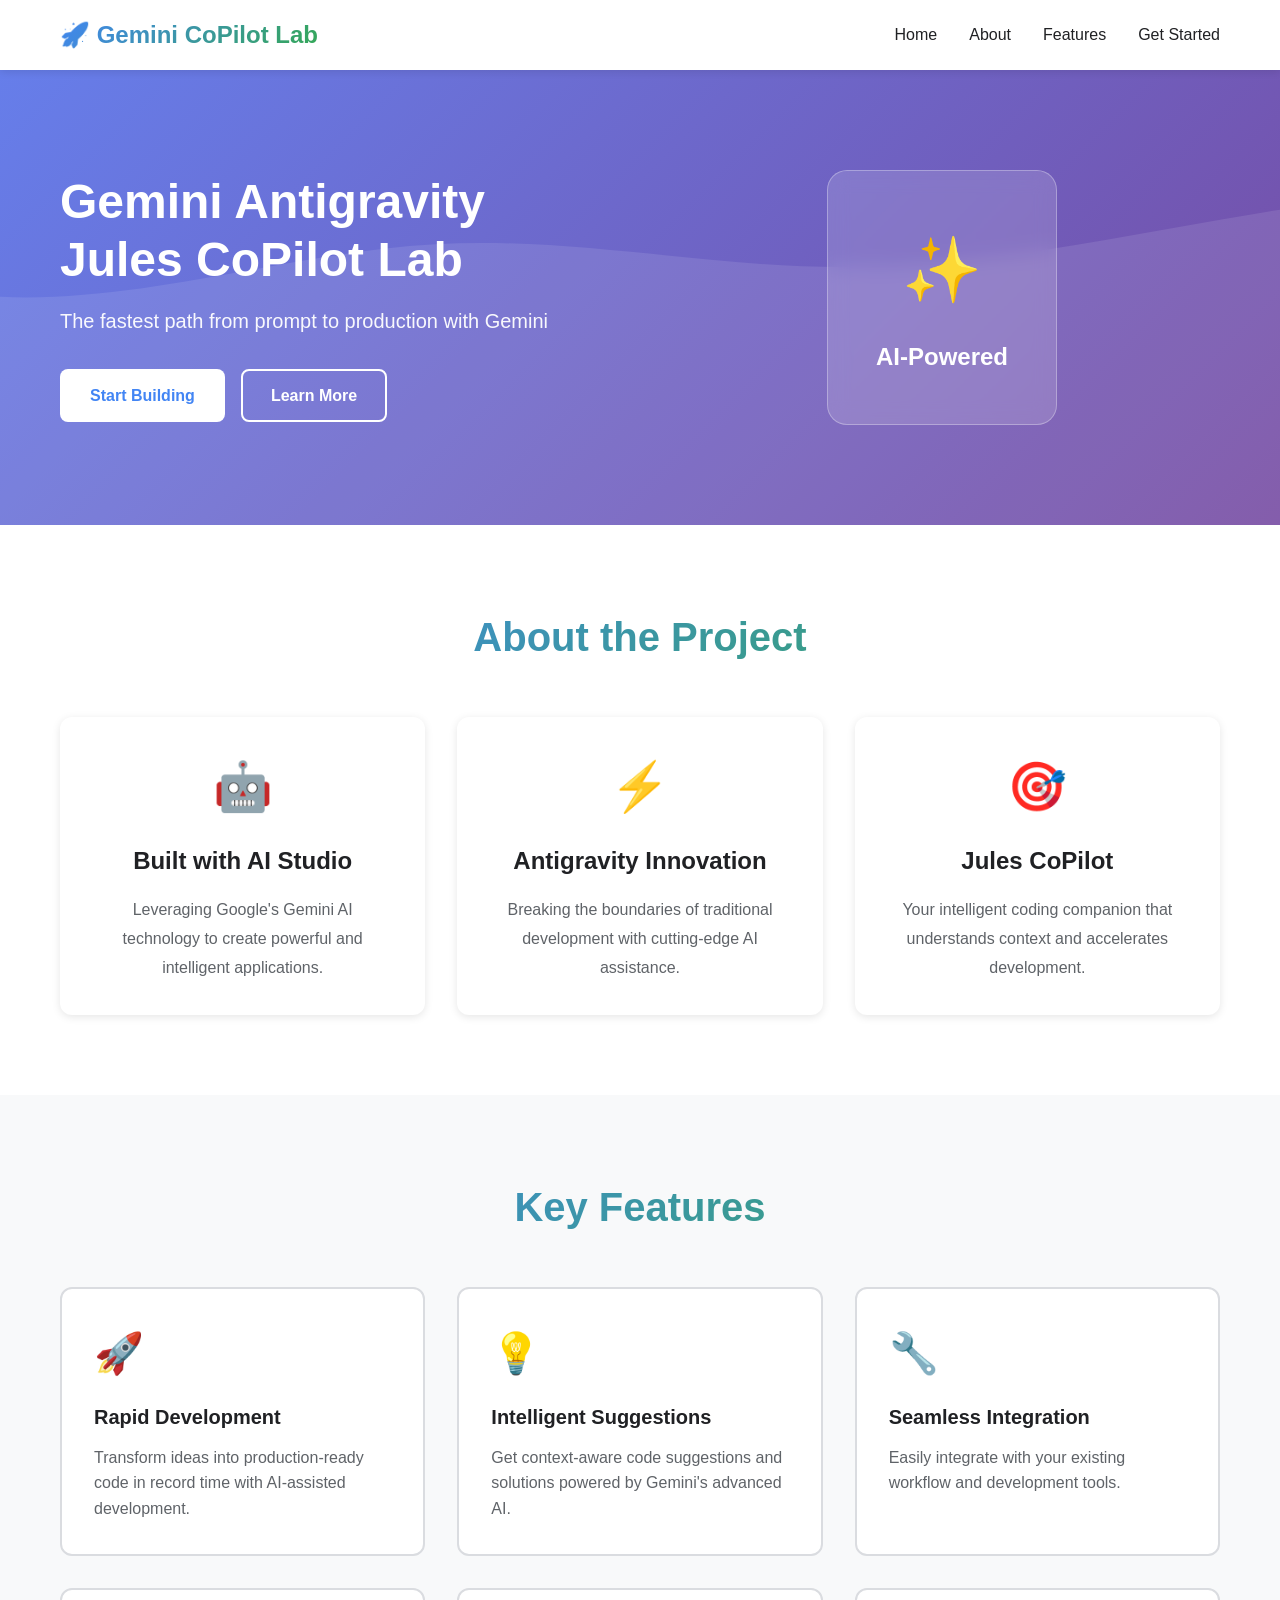
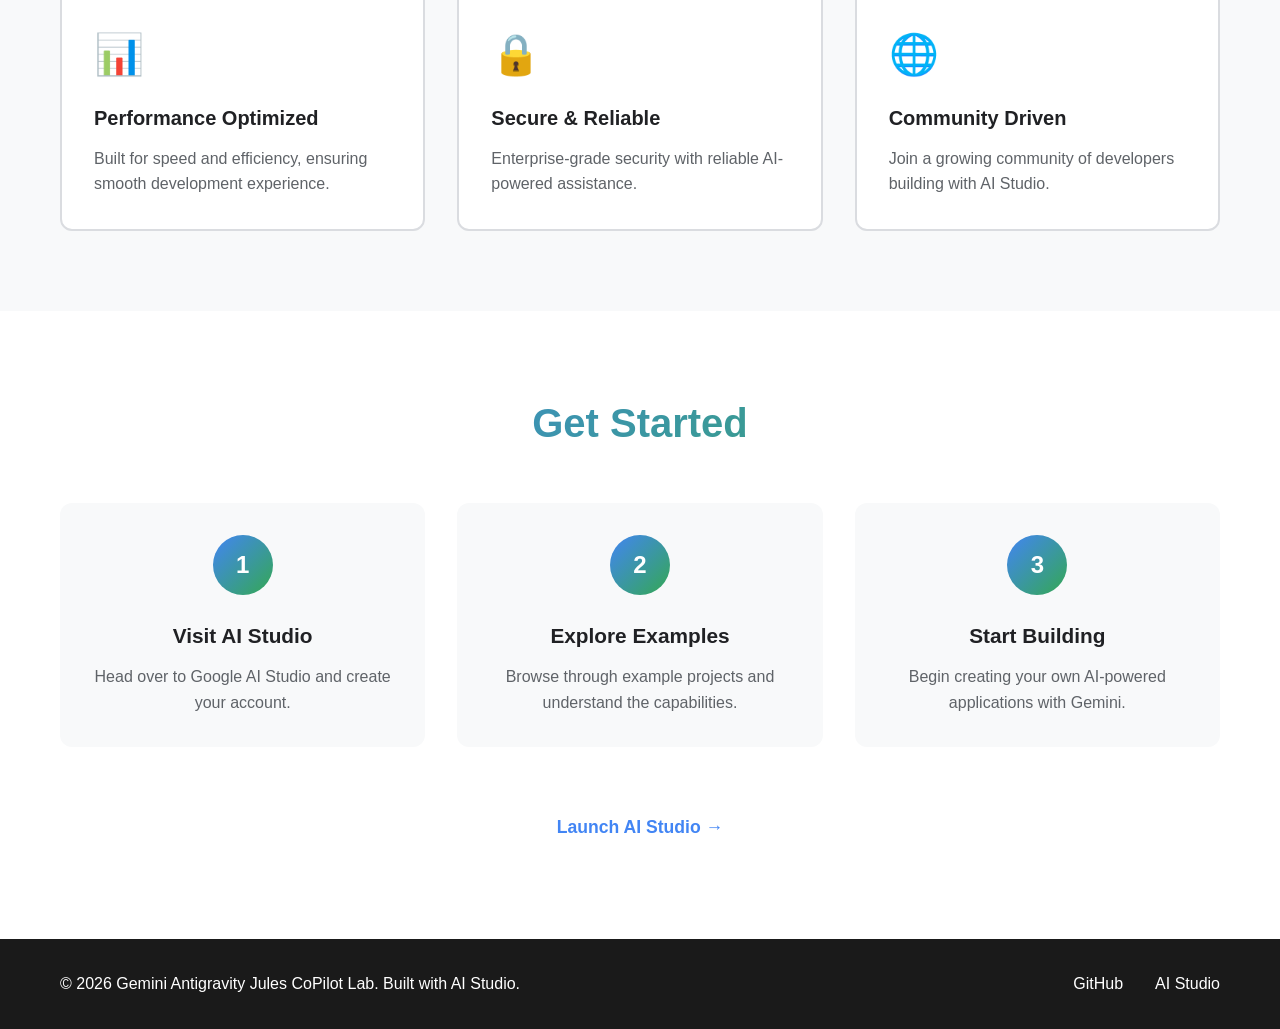
<file: index.html>
<!DOCTYPE html>
<html lang="en">
<head>
    <meta charset="UTF-8">
    <meta name="viewport" content="width=device-width, initial-scale=1.0">
    <meta name="description" content="Gemini Antigravity Jules CoPilot Lab - Built with AI Studio">
    <title>Gemini Antigravity Jules CoPilot Lab</title>
    <link rel="stylesheet" href="styles.css">
</head>
<body>
    <header>
        <nav class="navbar">
            <div class="container">
                <div class="logo">
                    <h1>🚀 Gemini CoPilot Lab</h1>
                </div>
                <ul class="nav-menu" id="navMenu">
                    <li><a href="#home" class="nav-link">Home</a></li>
                    <li><a href="#about" class="nav-link">About</a></li>
                    <li><a href="#features" class="nav-link">Features</a></li>
                    <li><a href="#get-started" class="nav-link">Get Started</a></li>
                </ul>
                <div class="hamburger" id="hamburger">
                    <span></span>
                    <span></span>
                    <span></span>
                </div>
            </div>
        </nav>
    </header>

    <main>
        <section id="home" class="hero">
            <div class="container">
                <div class="hero-content">
                    <h2 class="hero-title">Gemini Antigravity Jules CoPilot Lab</h2>
                    <p class="hero-subtitle">The fastest path from prompt to production with Gemini</p>
                    <div class="hero-buttons">
                        <a href="https://aistudio.google.com/apps" class="btn btn-primary" target="_blank">Start Building</a>
                        <a href="#about" class="btn btn-secondary">Learn More</a>
                    </div>
                </div>
                <div class="hero-image">
                    <div class="floating-card">
                        <span class="icon">✨</span>
                        <p>AI-Powered</p>
                    </div>
                </div>
            </div>
        </section>

        <section id="about" class="about">
            <div class="container">
                <h2 class="section-title">About the Project</h2>
                <div class="about-content">
                    <div class="about-card">
                        <div class="card-icon">🤖</div>
                        <h3>Built with AI Studio</h3>
                        <p>Leveraging Google's Gemini AI technology to create powerful and intelligent applications.</p>
                    </div>
                    <div class="about-card">
                        <div class="card-icon">⚡</div>
                        <h3>Antigravity Innovation</h3>
                        <p>Breaking the boundaries of traditional development with cutting-edge AI assistance.</p>
                    </div>
                    <div class="about-card">
                        <div class="card-icon">🎯</div>
                        <h3>Jules CoPilot</h3>
                        <p>Your intelligent coding companion that understands context and accelerates development.</p>
                    </div>
                </div>
            </div>
        </section>

        <section id="features" class="features">
            <div class="container">
                <h2 class="section-title">Key Features</h2>
                <div class="features-grid">
                    <div class="feature-item">
                        <div class="feature-icon">🚀</div>
                        <h3>Rapid Development</h3>
                        <p>Transform ideas into production-ready code in record time with AI-assisted development.</p>
                    </div>
                    <div class="feature-item">
                        <div class="feature-icon">💡</div>
                        <h3>Intelligent Suggestions</h3>
                        <p>Get context-aware code suggestions and solutions powered by Gemini's advanced AI.</p>
                    </div>
                    <div class="feature-item">
                        <div class="feature-icon">🔧</div>
                        <h3>Seamless Integration</h3>
                        <p>Easily integrate with your existing workflow and development tools.</p>
                    </div>
                    <div class="feature-item">
                        <div class="feature-icon">📊</div>
                        <h3>Performance Optimized</h3>
                        <p>Built for speed and efficiency, ensuring smooth development experience.</p>
                    </div>
                    <div class="feature-item">
                        <div class="feature-icon">🔒</div>
                        <h3>Secure & Reliable</h3>
                        <p>Enterprise-grade security with reliable AI-powered assistance.</p>
                    </div>
                    <div class="feature-item">
                        <div class="feature-icon">🌐</div>
                        <h3>Community Driven</h3>
                        <p>Join a growing community of developers building with AI Studio.</p>
                    </div>
                </div>
            </div>
        </section>

        <section id="get-started" class="get-started">
            <div class="container">
                <h2 class="section-title">Get Started</h2>
                <div class="steps">
                    <div class="step">
                        <div class="step-number">1</div>
                        <h3>Visit AI Studio</h3>
                        <p>Head over to Google AI Studio and create your account.</p>
                    </div>
                    <div class="step">
                        <div class="step-number">2</div>
                        <h3>Explore Examples</h3>
                        <p>Browse through example projects and understand the capabilities.</p>
                    </div>
                    <div class="step">
                        <div class="step-number">3</div>
                        <h3>Start Building</h3>
                        <p>Begin creating your own AI-powered applications with Gemini.</p>
                    </div>
                </div>
                <div class="cta">
                    <a href="https://aistudio.google.com/apps" class="btn btn-primary btn-large" target="_blank">Launch AI Studio →</a>
                </div>
            </div>
        </section>
    </main>

    <footer>
        <div class="container">
            <p>&copy; 2026 Gemini Antigravity Jules CoPilot Lab. Built with AI Studio.</p>
            <div class="footer-links">
                <a href="https://github.com/CarlSp8/Gemini-Antigravity-Jules-CoPilot-Lab" target="_blank">GitHub</a>
                <a href="https://aistudio.google.com/apps" target="_blank">AI Studio</a>
            </div>
        </div>
    </footer>

    <script src="script.js"></script>
</body>
</html>
</file>
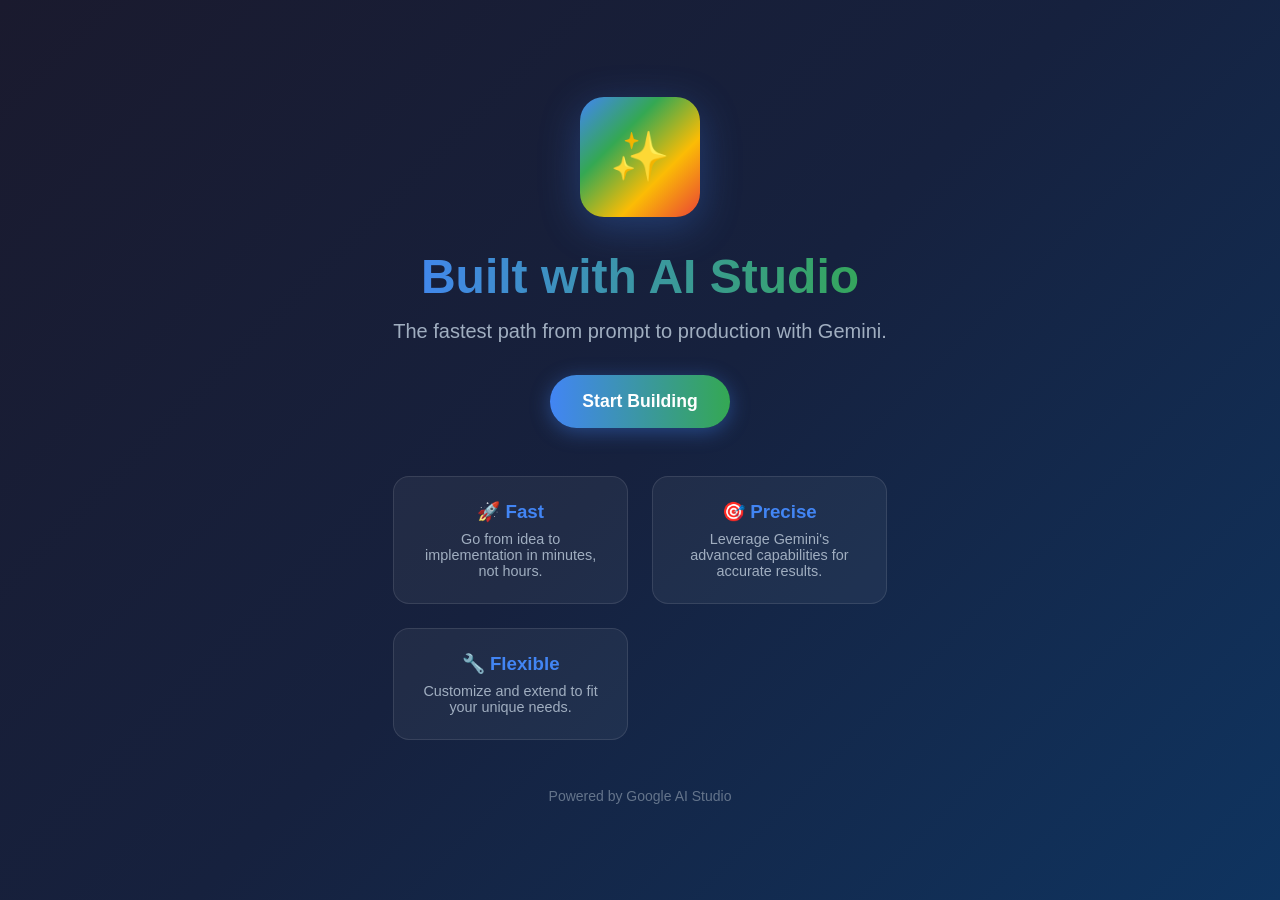
<file: preview.html>
<!DOCTYPE html>
<html lang="en">
<head>
    <meta charset="UTF-8">
    <meta name="viewport" content="width=device-width, initial-scale=1.0">
    <title>Built with AI Studio - Preview</title>
    <style>
        * {
            margin: 0;
            padding: 0;
            box-sizing: border-box;
        }

        body {
            font-family: -apple-system, BlinkMacSystemFont, 'Segoe UI', Roboto, Oxygen, Ubuntu, sans-serif;
            background: linear-gradient(135deg, #1a1a2e 0%, #16213e 50%, #0f3460 100%);
            min-height: 100vh;
            display: flex;
            flex-direction: column;
            align-items: center;
            justify-content: center;
            color: #ffffff;
        }

        .container {
            text-align: center;
            max-width: 800px;
            padding: 2rem;
        }

        .logo {
            width: 120px;
            height: 120px;
            background: linear-gradient(135deg, #4285f4, #34a853, #fbbc05, #ea4335);
            border-radius: 24px;
            margin: 0 auto 2rem;
            display: flex;
            align-items: center;
            justify-content: center;
            font-size: 3rem;
            box-shadow: 0 10px 40px rgba(66, 133, 244, 0.3);
        }

        h1 {
            font-size: 3rem;
            margin-bottom: 1rem;
            background: linear-gradient(90deg, #4285f4, #34a853);
            background-clip: text;
            -webkit-background-clip: text;
            -webkit-text-fill-color: transparent;
        }

        .subtitle {
            font-size: 1.25rem;
            color: #a0aec0;
            margin-bottom: 2rem;
        }

        .cta-button {
            display: inline-block;
            padding: 1rem 2rem;
            background: linear-gradient(90deg, #4285f4, #34a853);
            color: white;
            text-decoration: none;
            border-radius: 50px;
            font-weight: 600;
            font-size: 1.1rem;
            transition: transform 0.3s ease, box-shadow 0.3s ease;
            box-shadow: 0 4px 20px rgba(66, 133, 244, 0.4);
        }

        .cta-button:hover {
            transform: translateY(-2px);
            box-shadow: 0 6px 30px rgba(66, 133, 244, 0.6);
        }

        .features {
            display: grid;
            grid-template-columns: repeat(auto-fit, minmax(200px, 1fr));
            gap: 1.5rem;
            margin-top: 3rem;
        }

        .feature {
            background: rgba(255, 255, 255, 0.05);
            padding: 1.5rem;
            border-radius: 16px;
            border: 1px solid rgba(255, 255, 255, 0.1);
        }

        .feature h3 {
            color: #4285f4;
            margin-bottom: 0.5rem;
        }

        .feature p {
            color: #a0aec0;
            font-size: 0.9rem;
        }

        footer {
            margin-top: 3rem;
            color: #64748b;
            font-size: 0.875rem;
        }
    </style>
</head>
<body>
    <div class="container">
        <div class="logo">✨</div>
        <h1>Built with AI Studio</h1>
        <p class="subtitle">The fastest path from prompt to production with Gemini.</p>
        <a href="https://aistudio.google.com/apps" class="cta-button">Start Building</a>
        
        <div class="features">
            <div class="feature">
                <h3>🚀 Fast</h3>
                <p>Go from idea to implementation in minutes, not hours.</p>
            </div>
            <div class="feature">
                <h3>🎯 Precise</h3>
                <p>Leverage Gemini's advanced capabilities for accurate results.</p>
            </div>
            <div class="feature">
                <h3>🔧 Flexible</h3>
                <p>Customize and extend to fit your unique needs.</p>
            </div>
        </div>
        
        <footer>
            <p>Powered by Google AI Studio</p>
        </footer>
    </div>
</body>
</html>
</file>
<file: styles.css>
/* Reset and Base Styles */
* {
    margin: 0;
    padding: 0;
    box-sizing: border-box;
}

:root {
    --primary-color: #4285f4;
    --secondary-color: #34a853;
    --accent-color: #fbbc04;
    --danger-color: #ea4335;
    --dark-bg: #1a1a1a;
    --light-bg: #ffffff;
    --text-dark: #202124;
    --text-light: #5f6368;
    --border-color: #dadce0;
    --shadow: 0 2px 8px rgba(0, 0, 0, 0.1);
    --shadow-hover: 0 4px 16px rgba(0, 0, 0, 0.15);
    --gradient: linear-gradient(135deg, #4285f4 0%, #34a853 100%);
}

body {
    font-family: -apple-system, BlinkMacSystemFont, 'Segoe UI', Roboto, Oxygen, Ubuntu, Cantarell, sans-serif;
    line-height: 1.6;
    color: var(--text-dark);
    overflow-x: hidden;
}

.container {
    max-width: 1200px;
    margin: 0 auto;
    padding: 0 20px;
}

/* Navigation */
.navbar {
    background: var(--light-bg);
    box-shadow: var(--shadow);
    position: sticky;
    top: 0;
    z-index: 1000;
    transition: all 0.3s ease;
}

.navbar .container {
    display: flex;
    justify-content: space-between;
    align-items: center;
    padding: 1rem 20px;
}

.logo h1 {
    font-size: 1.5rem;
    font-weight: 700;
    background: var(--gradient);
    -webkit-background-clip: text;
    -webkit-text-fill-color: transparent;
    background-clip: text;
}

.nav-menu {
    display: flex;
    list-style: none;
    gap: 2rem;
}

.nav-link {
    text-decoration: none;
    color: var(--text-dark);
    font-weight: 500;
    transition: color 0.3s ease;
    position: relative;
}

.nav-link:hover {
    color: var(--primary-color);
}

.nav-link::after {
    content: '';
    position: absolute;
    bottom: -5px;
    left: 0;
    width: 0;
    height: 2px;
    background: var(--primary-color);
    transition: width 0.3s ease;
}

.nav-link:hover::after {
    width: 100%;
}

.hamburger {
    display: none;
    flex-direction: column;
    cursor: pointer;
    gap: 4px;
}

.hamburger span {
    width: 25px;
    height: 3px;
    background: var(--text-dark);
    border-radius: 3px;
    transition: all 0.3s ease;
}

/* Hero Section */
.hero {
    background: linear-gradient(135deg, #667eea 0%, #764ba2 100%);
    color: white;
    padding: 100px 0;
    position: relative;
    overflow: hidden;
}

.hero::before {
    content: '';
    position: absolute;
    top: 0;
    left: 0;
    right: 0;
    bottom: 0;
    background: url('data:image/svg+xml,<svg xmlns="http://www.w3.org/2000/svg" viewBox="0 0 1440 320"><path fill="%23ffffff" fill-opacity="0.1" d="M0,96L48,112C96,128,192,160,288,160C384,160,480,128,576,122.7C672,117,768,139,864,138.7C960,139,1056,117,1152,101.3C1248,85,1344,75,1392,69.3L1440,64L1440,320L1392,320C1344,320,1248,320,1152,320C1056,320,960,320,864,320C768,320,672,320,576,320C480,320,384,320,288,320C192,320,96,320,48,320L0,320Z"></path></svg>') no-repeat bottom;
    background-size: cover;
}

.hero .container {
    display: grid;
    grid-template-columns: 1fr 1fr;
    gap: 3rem;
    align-items: center;
    position: relative;
}

.hero-content {
    animation: fadeInUp 0.8s ease;
}

.hero-title {
    font-size: 3rem;
    font-weight: 800;
    margin-bottom: 1rem;
    line-height: 1.2;
}

.hero-subtitle {
    font-size: 1.25rem;
    margin-bottom: 2rem;
    opacity: 0.95;
}

.hero-buttons {
    display: flex;
    gap: 1rem;
    flex-wrap: wrap;
}

.btn {
    padding: 12px 28px;
    border-radius: 8px;
    text-decoration: none;
    font-weight: 600;
    transition: all 0.3s ease;
    display: inline-block;
    border: 2px solid transparent;
}

.btn-primary {
    background: white;
    color: var(--primary-color);
}

.btn-primary:hover {
    transform: translateY(-2px);
    box-shadow: 0 8px 20px rgba(255, 255, 255, 0.3);
}

.btn-secondary {
    background: transparent;
    color: white;
    border-color: white;
}

.btn-secondary:hover {
    background: white;
    color: var(--primary-color);
}

.btn-large {
    padding: 16px 40px;
    font-size: 1.1rem;
}

.hero-image {
    display: flex;
    justify-content: center;
    align-items: center;
    animation: fadeInRight 0.8s ease;
}

.floating-card {
    background: rgba(255, 255, 255, 0.15);
    backdrop-filter: blur(10px);
    padding: 3rem;
    border-radius: 20px;
    text-align: center;
    animation: float 3s ease-in-out infinite;
    border: 1px solid rgba(255, 255, 255, 0.3);
}

.floating-card .icon {
    font-size: 4rem;
    display: block;
    margin-bottom: 1rem;
}

.floating-card p {
    font-size: 1.5rem;
    font-weight: 600;
}

/* Sections */
.about, .features, .get-started {
    padding: 80px 0;
}

.about {
    background: var(--light-bg);
}

.features {
    background: #f8f9fa;
}

.get-started {
    background: var(--light-bg);
}

.section-title {
    font-size: 2.5rem;
    text-align: center;
    margin-bottom: 3rem;
    font-weight: 700;
    background: var(--gradient);
    -webkit-background-clip: text;
    -webkit-text-fill-color: transparent;
    background-clip: text;
}

/* About Cards */
.about-content {
    display: grid;
    grid-template-columns: repeat(auto-fit, minmax(300px, 1fr));
    gap: 2rem;
}

.about-card {
    background: white;
    padding: 2rem;
    border-radius: 12px;
    box-shadow: var(--shadow);
    transition: all 0.3s ease;
    text-align: center;
}

.about-card:hover {
    transform: translateY(-8px);
    box-shadow: var(--shadow-hover);
}

.card-icon {
    font-size: 3rem;
    margin-bottom: 1rem;
}

.about-card h3 {
    font-size: 1.5rem;
    margin-bottom: 1rem;
    color: var(--text-dark);
}

.about-card p {
    color: var(--text-light);
    line-height: 1.8;
}

/* Features Grid */
.features-grid {
    display: grid;
    grid-template-columns: repeat(auto-fit, minmax(280px, 1fr));
    gap: 2rem;
}

.feature-item {
    background: white;
    padding: 2rem;
    border-radius: 12px;
    transition: all 0.3s ease;
    border: 2px solid var(--border-color);
}

.feature-item:hover {
    border-color: var(--primary-color);
    transform: translateY(-5px);
    box-shadow: var(--shadow-hover);
}

.feature-icon {
    font-size: 2.5rem;
    margin-bottom: 1rem;
}

.feature-item h3 {
    font-size: 1.25rem;
    margin-bottom: 0.75rem;
    color: var(--text-dark);
}

.feature-item p {
    color: var(--text-light);
    line-height: 1.6;
}

/* Get Started Steps */
.steps {
    display: grid;
    grid-template-columns: repeat(auto-fit, minmax(280px, 1fr));
    gap: 2rem;
    margin-bottom: 3rem;
}

.step {
    text-align: center;
    padding: 2rem;
    background: #f8f9fa;
    border-radius: 12px;
    position: relative;
}

.step-number {
    width: 60px;
    height: 60px;
    background: var(--gradient);
    color: white;
    border-radius: 50%;
    display: flex;
    align-items: center;
    justify-content: center;
    font-size: 1.5rem;
    font-weight: bold;
    margin: 0 auto 1.5rem;
}

.step h3 {
    font-size: 1.3rem;
    margin-bottom: 0.75rem;
    color: var(--text-dark);
}

.step p {
    color: var(--text-light);
    line-height: 1.6;
}

.cta {
    text-align: center;
}

/* Footer */
footer {
    background: var(--dark-bg);
    color: white;
    padding: 2rem 0;
    text-align: center;
}

footer .container {
    display: flex;
    justify-content: space-between;
    align-items: center;
    flex-wrap: wrap;
    gap: 1rem;
}

.footer-links {
    display: flex;
    gap: 2rem;
}

.footer-links a {
    color: white;
    text-decoration: none;
    transition: color 0.3s ease;
}

.footer-links a:hover {
    color: var(--primary-color);
}

/* Animations */
@keyframes fadeInUp {
    from {
        opacity: 0;
        transform: translateY(30px);
    }
    to {
        opacity: 1;
        transform: translateY(0);
    }
}

@keyframes fadeInRight {
    from {
        opacity: 0;
        transform: translateX(30px);
    }
    to {
        opacity: 1;
        transform: translateX(0);
    }
}

@keyframes float {
    0%, 100% {
        transform: translateY(0);
    }
    50% {
        transform: translateY(-20px);
    }
}

/* Responsive Design */
@media (max-width: 768px) {
    .hamburger {
        display: flex;
    }

    .nav-menu {
        position: absolute;
        top: 100%;
        left: 0;
        right: 0;
        background: white;
        flex-direction: column;
        padding: 1rem;
        box-shadow: var(--shadow);
        transform: translateY(-100%);
        opacity: 0;
        visibility: hidden;
        transition: all 0.3s ease;
    }

    .nav-menu.active {
        transform: translateY(0);
        opacity: 1;
        visibility: visible;
    }

    .hero .container {
        grid-template-columns: 1fr;
        text-align: center;
    }

    .hero-title {
        font-size: 2rem;
    }

    .hero-subtitle {
        font-size: 1rem;
    }

    .hero-buttons {
        justify-content: center;
    }

    .section-title {
        font-size: 2rem;
    }

    .about-content,
    .features-grid,
    .steps {
        grid-template-columns: 1fr;
    }

    footer .container {
        flex-direction: column;
        text-align: center;
    }
}

@media (max-width: 480px) {
    .hero-title {
        font-size: 1.75rem;
    }

    .btn {
        padding: 10px 20px;
        font-size: 0.9rem;
    }

    .floating-card {
        padding: 2rem;
    }

    .floating-card .icon {
        font-size: 3rem;
    }
}
</file>
